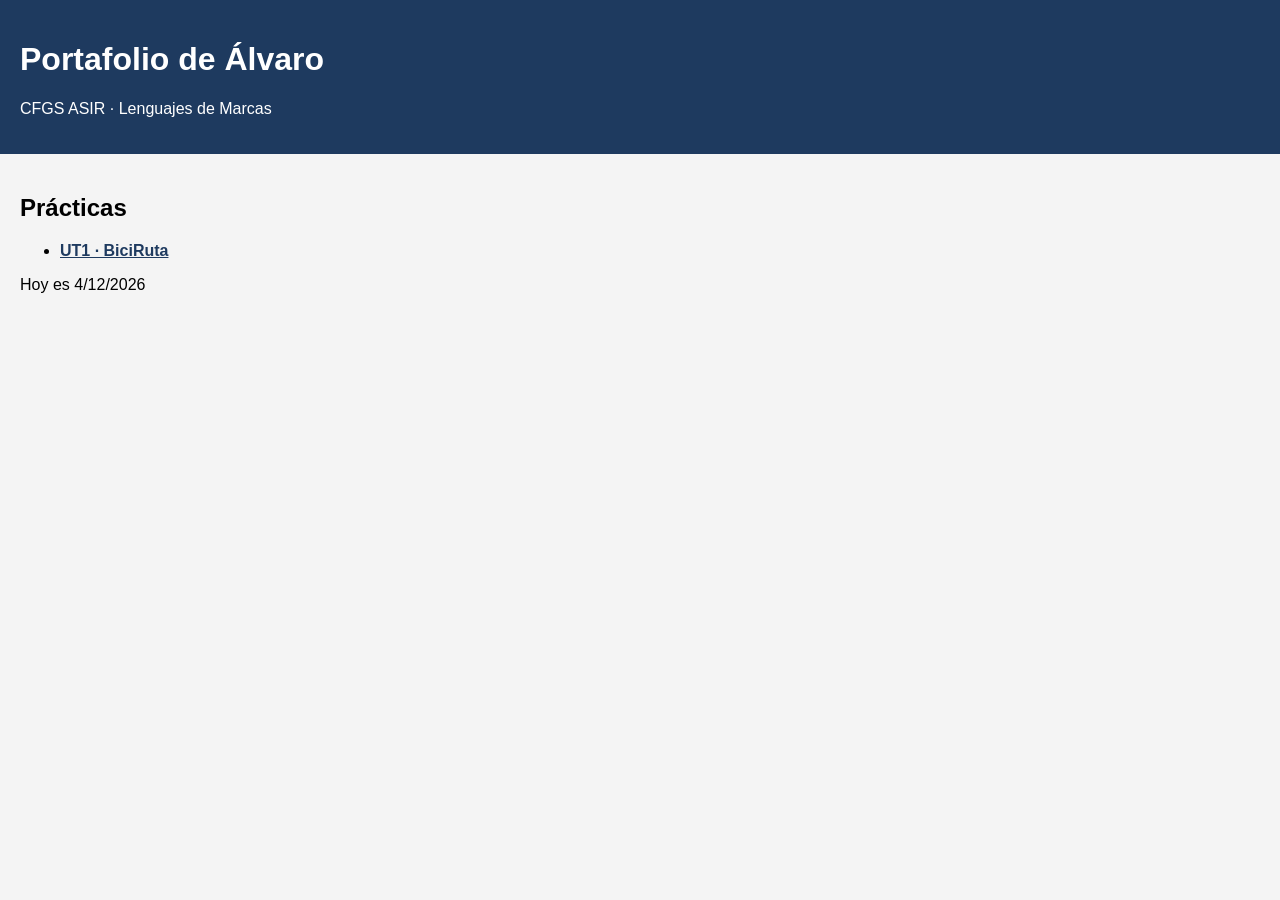
<file: index.html>
<!doctype html>
<html lang="es">
  <head>
    <meta charset="UTF-8" />
    <meta name="viewport" content="width=device-width, initial-scale=1.0" />
    <title>Portafolio de Álvaro</title>
  </head>
  <link rel="stylesheet" href="css/estilos.css" />
  <body>
    <header>
      <h1>Portafolio de Álvaro</h1>
      <p>CFGS ASIR · Lenguajes de Marcas</p>
    </header>
    <main>
      <h2>Prácticas</h2>
      <ul>
        <li>
          <a href="https://github.com/marferalvar07-lgtm/biciruta-web"
            >UT1 · BiciRuta</a
          >
        </li>
      </ul>
      <p id="fecha"></p>
    </main>
    <script src="js/app.js"></script>
  </body>
</html>
</file>
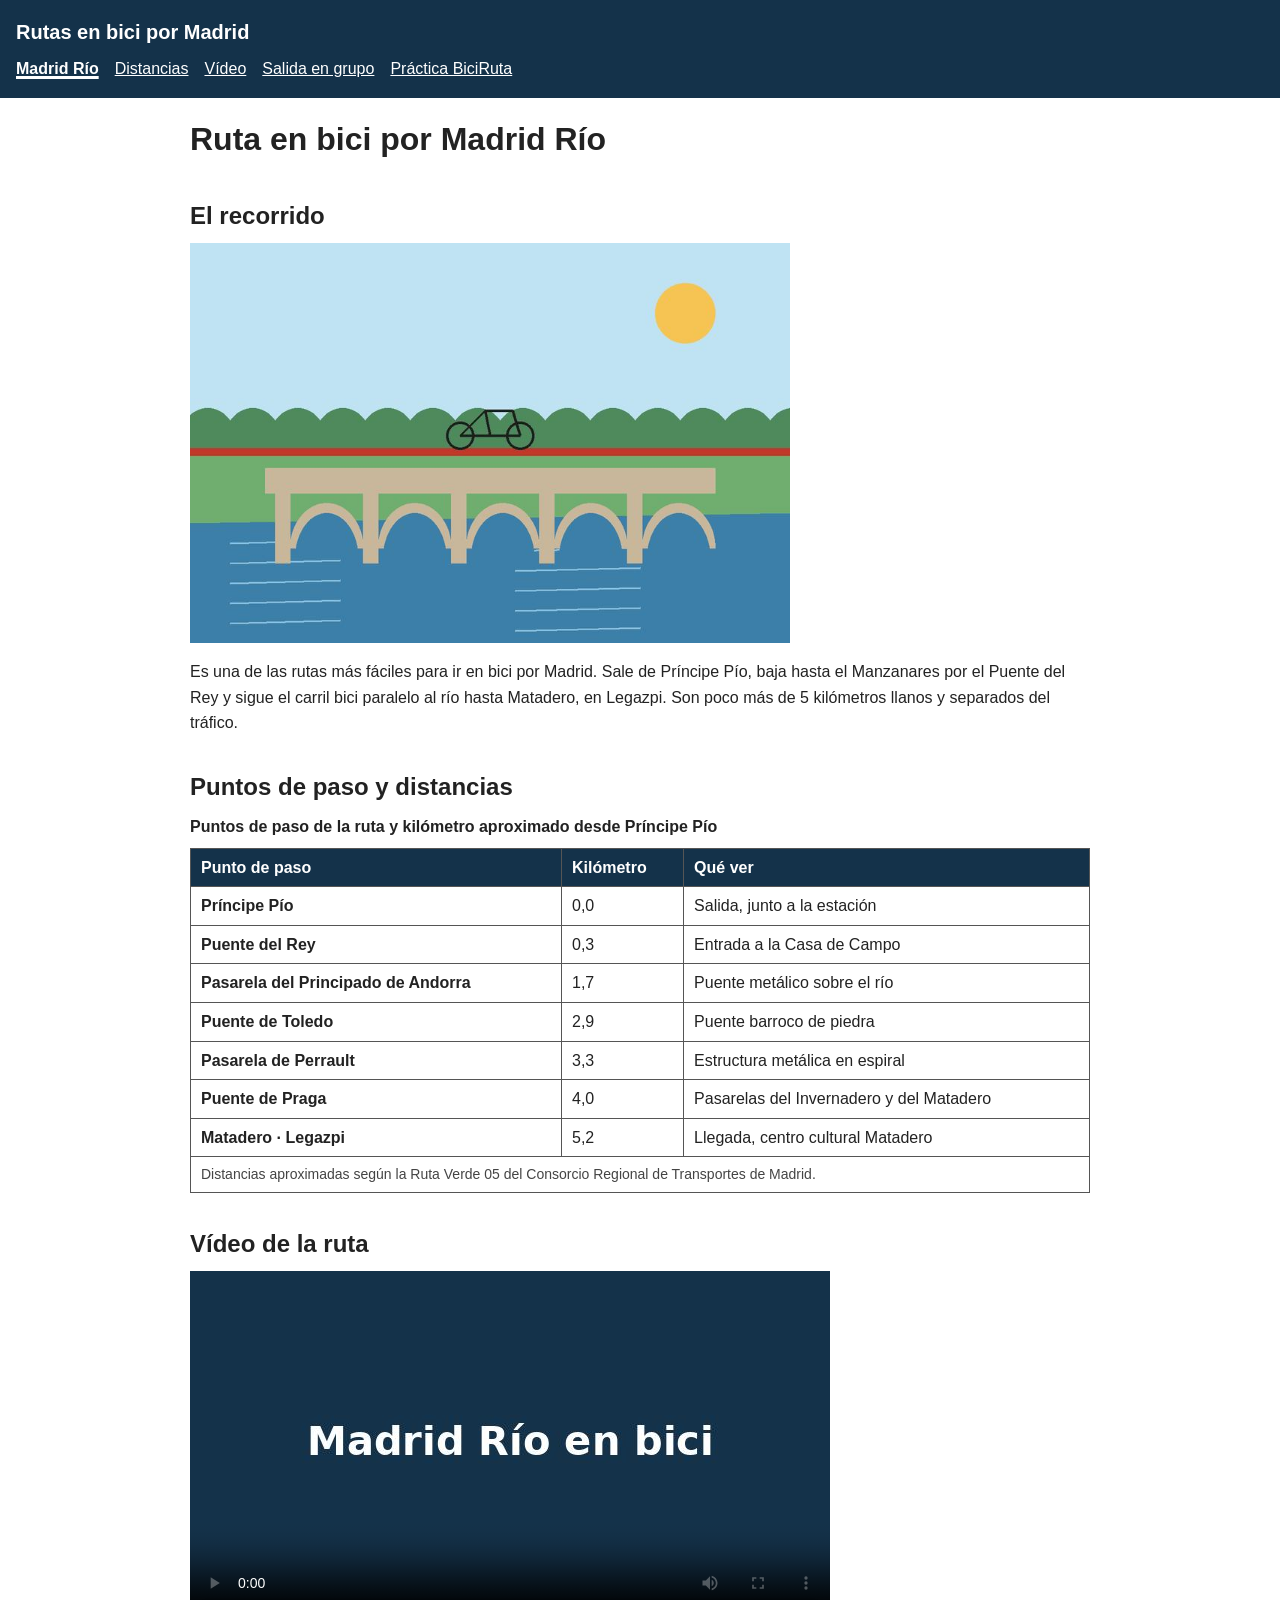
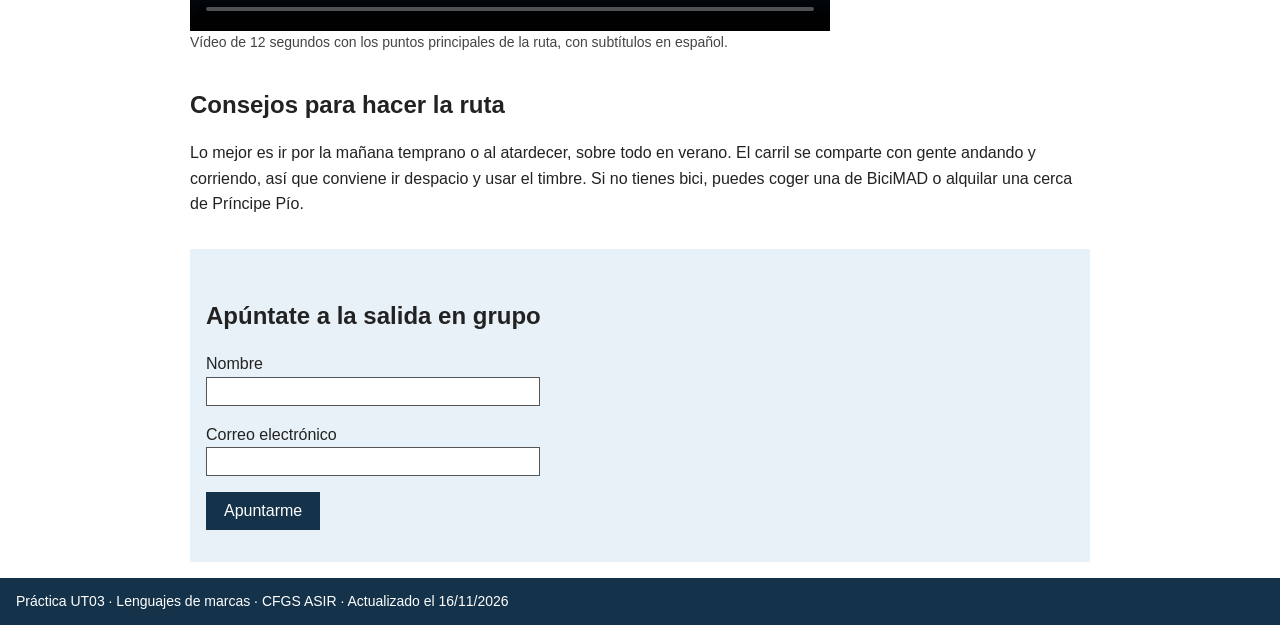
<file: ut03/index.html>
<!DOCTYPE html>
<html lang="es">
<head>
  <meta charset="UTF-8">
  <meta name="viewport" content="width=device-width, initial-scale=1.0">
  <meta name="description" content="Ruta en bici por Madrid Río, de Príncipe Pío a Matadero: recorrido, distancias, vídeo y salida en grupo.">
  <title>Ruta en bici por Madrid Río · UT03</title>
  <link rel="stylesheet" href="css/ruta.css">
</head>
<body>
<a class="saltar" href="#principal">Saltar al contenido principal</a>

<header class="cabecera">
  <p class="marca">Rutas en bici por Madrid</p>
  <nav aria-label="Menú principal">
    <ul>
      <li><a href="index.html" aria-current="page">Madrid Río</a></li>
      <li><a href="#distancias">Distancias</a></li>
      <li><a href="#video">Vídeo</a></li>
      <li><a href="#salida">Salida en grupo</a></li>
      <li><a href="alquiler/alquiler.html">Práctica BiciRuta</a></li>
    </ul>
  </nav>
</header>

<main id="principal">
  <h1>Ruta en bici por Madrid Río</h1>

  <section aria-labelledby="titulo-recorrido">
    <h2 id="titulo-recorrido">El recorrido</h2>
    <img src="img/madrid_rio-400.jpg"
         srcset="img/madrid_rio-400.jpg 400w, img/madrid_rio-800.jpg 800w, img/madrid_rio-1200.jpg 1200w"
         sizes="(min-width: 900px) 600px, 100vw"
         width="1200" height="800"
         alt="Dibujo de una bici por el carril bici junto al río Manzanares, con un puente de arcos de piedra">
    <p>Es una de las rutas más fáciles para ir en bici por Madrid. Sale de Príncipe Pío, baja hasta el Manzanares por el Puente del Rey y sigue el carril bici paralelo al río hasta Matadero, en Legazpi. Son poco más de 5 kilómetros llanos y separados del tráfico.</p>
  </section>

  <section id="distancias" aria-labelledby="titulo-distancias">
    <h2 id="titulo-distancias">Puntos de paso y distancias</h2>
    <table class="tabla">
      <caption>Puntos de paso de la ruta y kilómetro aproximado desde Príncipe Pío</caption>
      <thead>
        <tr>
          <th scope="col">Punto de paso</th>
          <th scope="col">Kilómetro</th>
          <th scope="col">Qué ver</th>
        </tr>
      </thead>
      <tbody>
        <tr><th scope="row">Príncipe Pío</th><td>0,0</td><td>Salida, junto a la estación</td></tr>
        <tr><th scope="row">Puente del Rey</th><td>0,3</td><td>Entrada a la Casa de Campo</td></tr>
        <tr><th scope="row">Pasarela del Principado de Andorra</th><td>1,7</td><td>Puente metálico sobre el río</td></tr>
        <tr><th scope="row">Puente de Toledo</th><td>2,9</td><td>Puente barroco de piedra</td></tr>
        <tr><th scope="row">Pasarela de Perrault</th><td>3,3</td><td>Estructura metálica en espiral</td></tr>
        <tr><th scope="row">Puente de Praga</th><td>4,0</td><td>Pasarelas del Invernadero y del Matadero</td></tr>
        <tr><th scope="row">Matadero · Legazpi</th><td>5,2</td><td>Llegada, centro cultural Matadero</td></tr>
      </tbody>
      <tfoot>
        <tr><td colspan="3">Distancias aproximadas según la Ruta Verde 05 del Consorcio Regional de Transportes de Madrid.</td></tr>
      </tfoot>
    </table>
  </section>

  <section id="video" aria-labelledby="titulo-video">
    <h2 id="titulo-video">Vídeo de la ruta</h2>
    <figure>
      <video controls preload="metadata" width="640" height="360" poster="img/madrid_rio_poster.jpg">
        <source src="media/madrid_rio.mp4" type="video/mp4">
        <track kind="captions" src="media/madrid_rio.es.vtt" srclang="es" label="Español" default>
        <p>Tu navegador no puede reproducir el vídeo. <a href="media/madrid_rio.mp4">Descarga el vídeo de la ruta</a>.</p>
      </video>
      <figcaption>Vídeo de 12 segundos con los puntos principales de la ruta, con subtítulos en español.</figcaption>
    </figure>
  </section>

  <article aria-labelledby="titulo-consejos">
    <h2 id="titulo-consejos">Consejos para hacer la ruta</h2>
    <p>Lo mejor es ir por la mañana temprano o al atardecer, sobre todo en verano. El carril se comparte con gente andando y corriendo, así que conviene ir despacio y usar el timbre. Si no tienes bici, puedes coger una de BiciMAD o alquilar una cerca de Príncipe Pío.</p>
  </article>

  <aside id="salida" class="lateral" aria-labelledby="titulo-salida">
    <h2 id="titulo-salida">Apúntate a la salida en grupo</h2>
    <form id="form-salida" action="#" method="get">
      <p>
        <label for="nombre">Nombre</label>
        <input type="text" id="nombre" name="nombre" autocomplete="name" required>
      </p>
      <p>
        <label for="email">Correo electrónico</label>
        <input type="email" id="email" name="email" autocomplete="email" required>
      </p>
      <button type="submit" class="boton">Apuntarme</button>
    </form>
    <p id="aviso" role="status"></p>
  </aside>
</main>

<footer class="pie">
  <p>Práctica UT03 · Lenguajes de marcas · CFGS ASIR · Actualizado el <time datetime="2026-11-16">16/11/2026</time></p>
</footer>

<script>
  document.getElementById('form-salida').addEventListener('submit', function (e) {
    e.preventDefault();
    document.getElementById('aviso').textContent = '¡Apuntado! Te enviaremos los detalles de la salida por correo.';
    this.reset();
  });
</script>
</body>
</html>
</file>
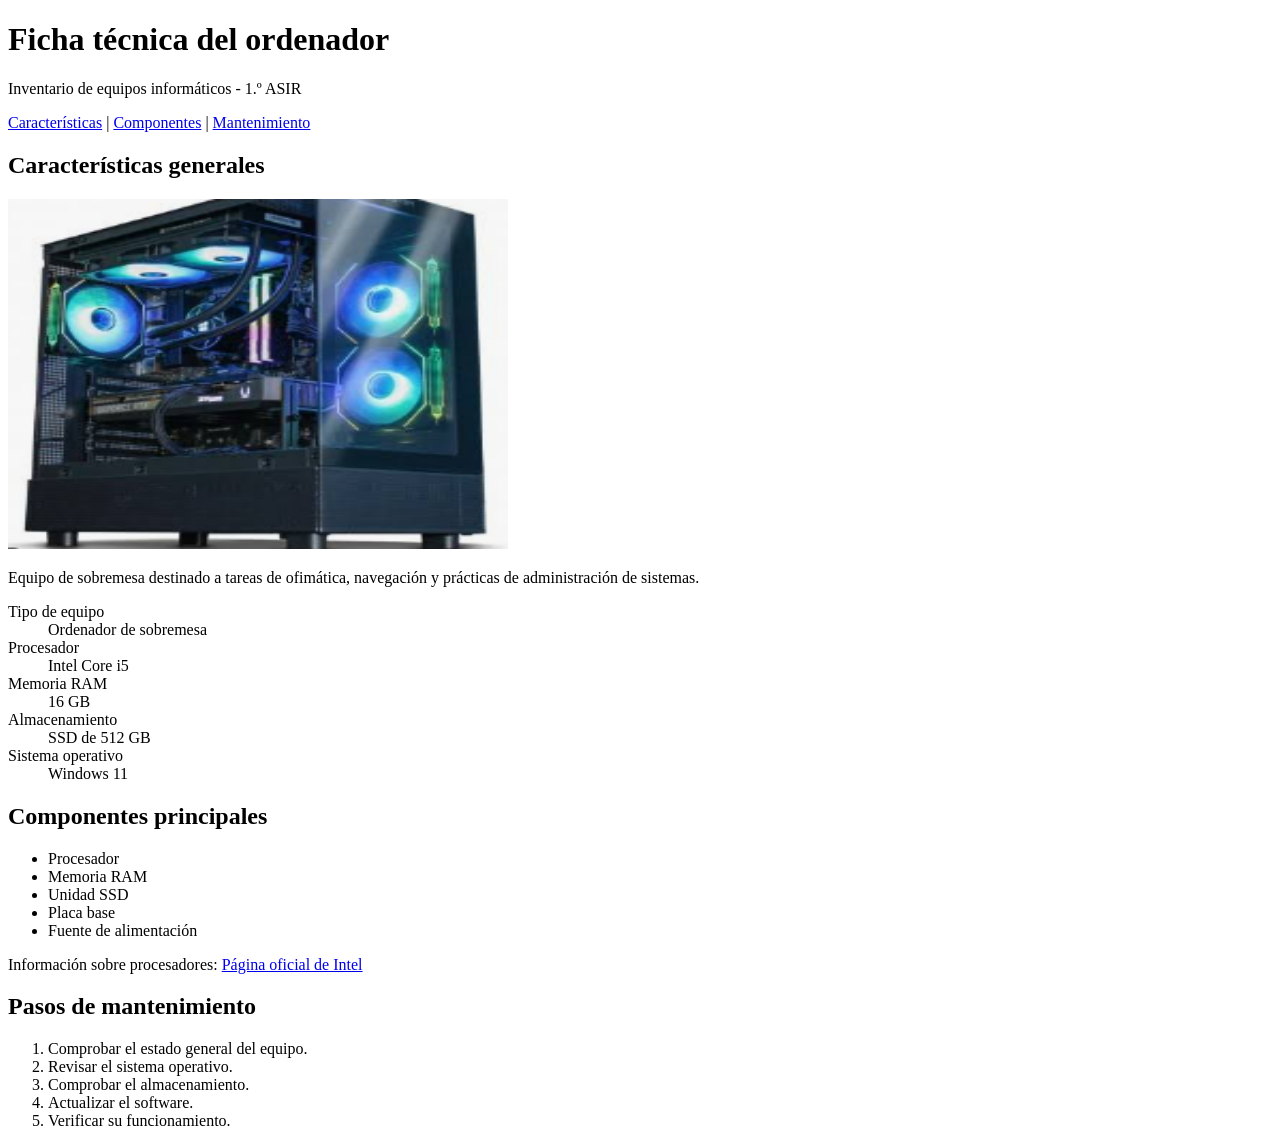
<file: ut02/ficha_ordenador.html>
<!DOCTYPE html>
<html lang="es">
<head>
    <meta charset="UTF-8">
    <meta name="viewport" content="width=device-width, initial-scale=1.0">
    <meta name="description" content="Ficha técnica de un ordenador de sobremesa para el inventario del aula.">
    <title>Ficha técnica del ordenador - Inventario ASIR</title>
</head>
<body>

    <header>
        <h1>Ficha técnica del ordenador</h1>
        <p>Inventario de equipos informáticos - 1.º ASIR</p>

        <nav>
            <a href="#caracteristicas">Características</a> |
            <a href="#componentes">Componentes</a> |
            <a href="#mantenimiento">Mantenimiento</a>
        </nav>
    </header>

    <main>

        <section id="caracteristicas">
            <h2>Características generales</h2>
            
<img src="img/ordenador.png"
     alt="Ordenador de sobremesa del inventario"
     width="500" height="350">


            <p>Equipo de sobremesa destinado a tareas
            de ofimática, navegación y prácticas
            de administración de sistemas.</p>

            <dl>
                <dt>Tipo de equipo</dt>
                <dd>Ordenador de sobremesa</dd>

                <dt>Procesador</dt>
                <dd>Intel Core i5</dd>

                <dt>Memoria RAM</dt>
                <dd>16 GB</dd>

                <dt>Almacenamiento</dt>
                <dd>SSD de 512 GB</dd>

                <dt>Sistema operativo</dt>
                <dd>Windows 11</dd>
            </dl>
        </section>

        <section id="componentes">
            <h2>Componentes principales</h2>

            <ul>
                <li class="componente">Procesador</li>
                <li class="componente">Memoria RAM</li>
                <li class="componente">Unidad SSD</li>
                <li class="componente">Placa base</li>
                <li class="componente">Fuente de alimentación</li>
            </ul>

            <p>Información sobre procesadores:
                <a href="https://www.intel.com/"
                   target="_blank"
                   rel="noopener noreferrer">
                    Página oficial de Intel
                </a>
            </p>
        </section>

        <section id="mantenimiento">
            <h2>Pasos de mantenimiento</h2>

            <ol>
                <li>Comprobar el estado general del equipo.</li>
                <li>Revisar el sistema operativo.</li>
                <li>Comprobar el almacenamiento.</li>
                <li>Actualizar el software.</li>
                <li>Verificar su funcionamiento.</li>
            </ol>
        </section>

    </main>

</body>
</html>
</file>
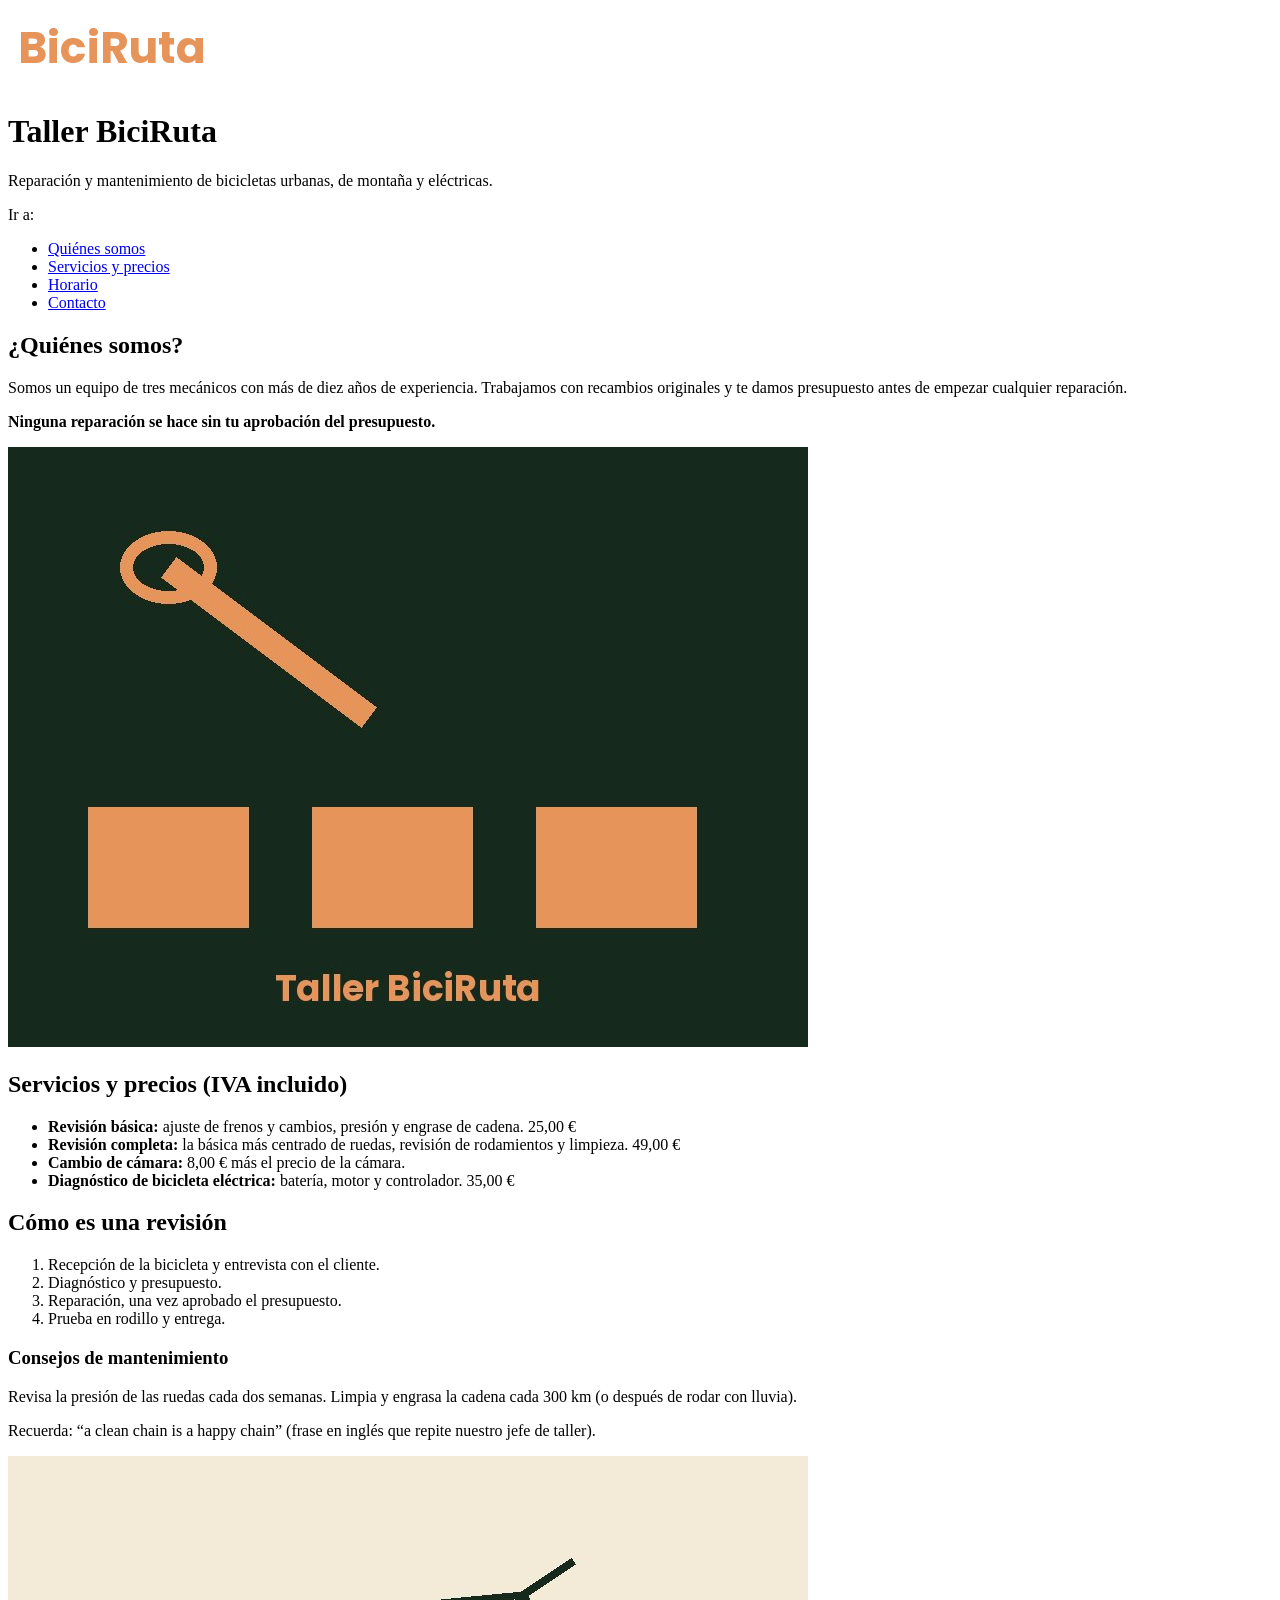
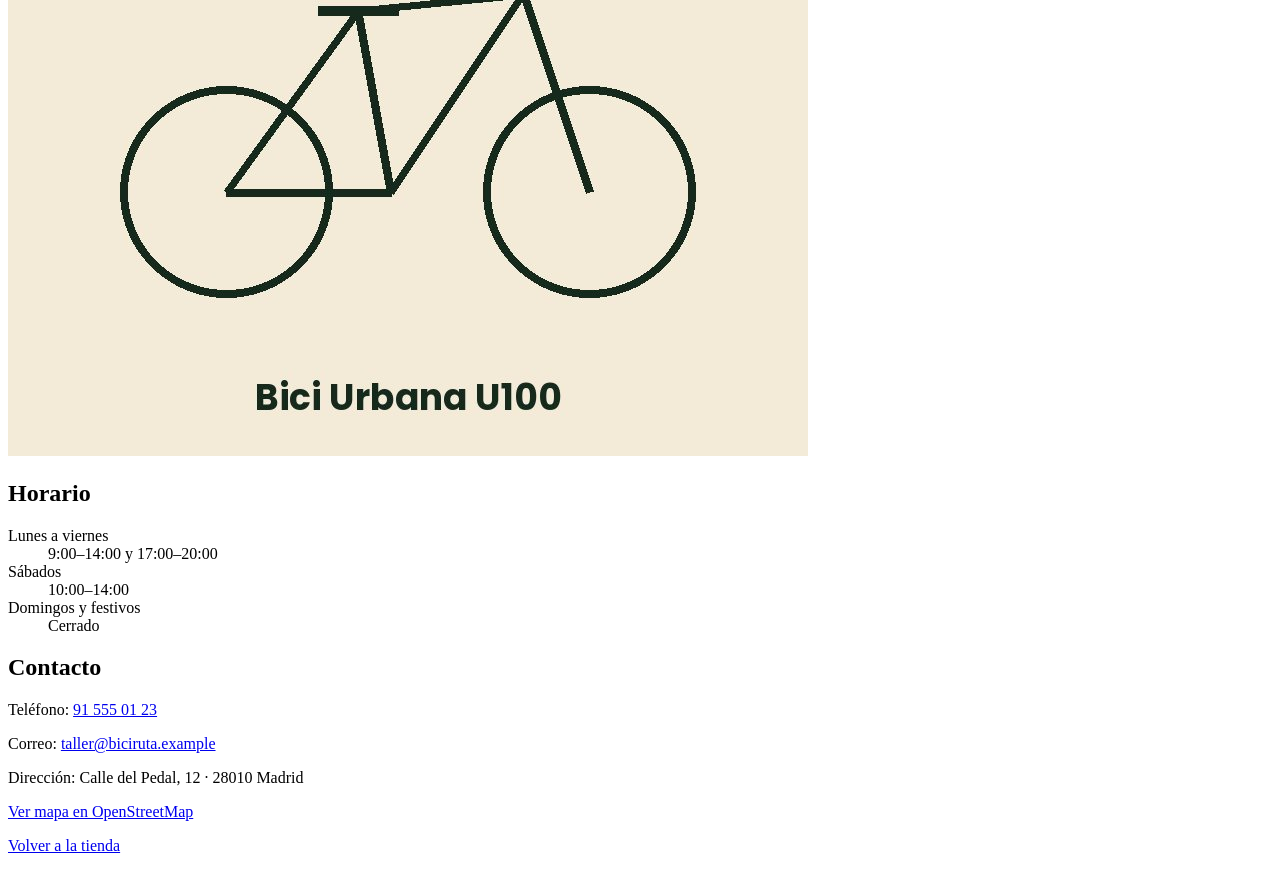
<file: ut02/taller.html>
<!DOCTYPE html>
<html lang="es">
<head>
    <!-- Codificación de caracteres -->
    <meta charset="UTF-8">

    <!-- Adaptación a dispositivos móviles -->
    <meta name="viewport" content="width=device-width, initial-scale=1.0">

    <!-- Descripción para buscadores -->
    <meta name="description" content="Taller de bicicletas urbanas, de montaña y eléctricas en Madrid. Revisiones, reparaciones y puesta a punto con cita previa.">

    <!-- Título de la página -->
    <title>Taller BiciRuta · Reparación y mantenimiento de bicicletas</title>
    
<script type="application/ld+json">
{
  "@context": "https://schema.org",
"@type": "BikeStore",
  "name": "Taller BiciRuta",
  "address": {
    "@type": "PostalAddress",
    "streetAddress": "Calle del Pedal, 12",
    "postalCode": "28010",
    "addressLocality": "Madrid",
    "addressCountry": "ES"
  },
  "telephone": "+34915550123",
  "openingHours": [
    "Mo-Fr 09:00-14:00",
    "Mo-Fr 17:00-20:00",
    "Sa 10:00-14:00"
  ]
}
</script>

</head>

<body>

    <header>
        <img src="img/logo_biciruta.png"
             alt="Logotipo de BiciRuta"
             width="320" height="80">

        <h1>Taller BiciRuta</h1>

        <p>Reparación y mantenimiento de bicicletas urbanas,
        de montaña y eléctricas.</p>

        <nav aria-label="Secciones de la página">
            <p>Ir a:</p>
            <ul>
                <li><a href="#quienes-somos">Quiénes somos</a></li>
                <li><a href="#servicios">Servicios y precios</a></li>
                <li><a href="#horario">Horario</a></li>
                <li><a href="#contacto">Contacto</a></li>
            </ul>
        </nav>
    </header>

    <main>

        <section id="quienes-somos">
            <h2>¿Quiénes somos?</h2>

            <p>Somos un equipo de tres mecánicos con más de diez
            años de experiencia. Trabajamos con recambios
            originales y te damos presupuesto antes de empezar
            cualquier reparación.</p>

            <p><strong>Ninguna reparación se hace sin tu
            aprobación del presupuesto.</strong></p>

            <img src="img/taller.jpg"
                 alt="Instalaciones del taller de bicicletas BiciRuta"
                 width="800" height="600">
        </section>

        <section id="servicios">
            <h2>Servicios y precios (IVA incluido)</h2>

            <ul>
                <li>
                    <strong>Revisión básica:</strong>
                    ajuste de frenos y cambios, presión y
                    engrase de cadena.
                    <span class="precio">25,00&nbsp;€</span>
                </li>

                <li>
                    <strong>Revisión completa:</strong>
                    la básica más centrado de ruedas,
                    revisión de rodamientos y limpieza.
                    <span class="precio">49,00&nbsp;€</span>
                </li>

                <li>
                    <strong>Cambio de cámara:</strong>
                    <span class="precio">8,00&nbsp;€</span>
                    más el precio de la cámara.
                </li>

                <li>
                    <strong>Diagnóstico de bicicleta eléctrica:</strong>
                    batería, motor y controlador.
                    <span class="precio">35,00&nbsp;€</span>
                </li>
            </ul>

            <h2>Cómo es una revisión</h2>

            <ol>
                <li>Recepción de la bicicleta y entrevista
                con el cliente.</li>
                <li>Diagnóstico y presupuesto.</li>
                <li>Reparación, una vez aprobado el
                presupuesto.</li>
                <li>Prueba en rodillo y entrega.</li>
            </ol>

            <h3>Consejos de mantenimiento</h3>

            <p>Revisa la presión de las ruedas cada dos
            semanas. Limpia y engrasa la cadena cada
            300 km (o después de rodar con lluvia).</p>

            <p>Recuerda:
                <q lang="en">a clean chain is a happy chain</q>
                (frase en inglés que repite nuestro jefe de taller).
            </p>

            <img src="img/bici_urbana.jpg"
                 alt="Bicicleta urbana"
                 width="800" height="600">
        </section>

        <section id="horario">
            <h2>Horario</h2>
            <dl>
                <dt>Lunes a viernes</dt>
                <dd>9:00–14:00 y 17:00–20:00</dd>
                <dt>Sábados</dt>
                <dd>10:00–14:00</dd>
                <dt>Domingos y festivos</dt>
                <dd>Cerrado</dd>
            </dl>
        </section>

        <section id="contacto">
            <h2>Contacto</h2>

            <p>Teléfono:
                <a href="tel:+34915550123">
                    91 555 01 23
                </a>
            </p>

            <p>Correo:
                <a href="mailto:taller@biciruta.example?subject=Cita%20en%20el%20taller">
                    taller@biciruta.example
                </a>
            </p>

            <p>Dirección: Calle del Pedal, 12 ·
            28010 Madrid</p>

            <p>
                <a href="https://www.openstreetmap.org/search?query=Madrid"
                   target="_blank"
                   rel="noopener noreferrer">
                    Ver mapa en OpenStreetMap
                </a>
            </p>

            <p>
                <a href="index.html">Volver a la tienda</a>
            </p>
        </section>
    </main>
</body>
</html>
</file>
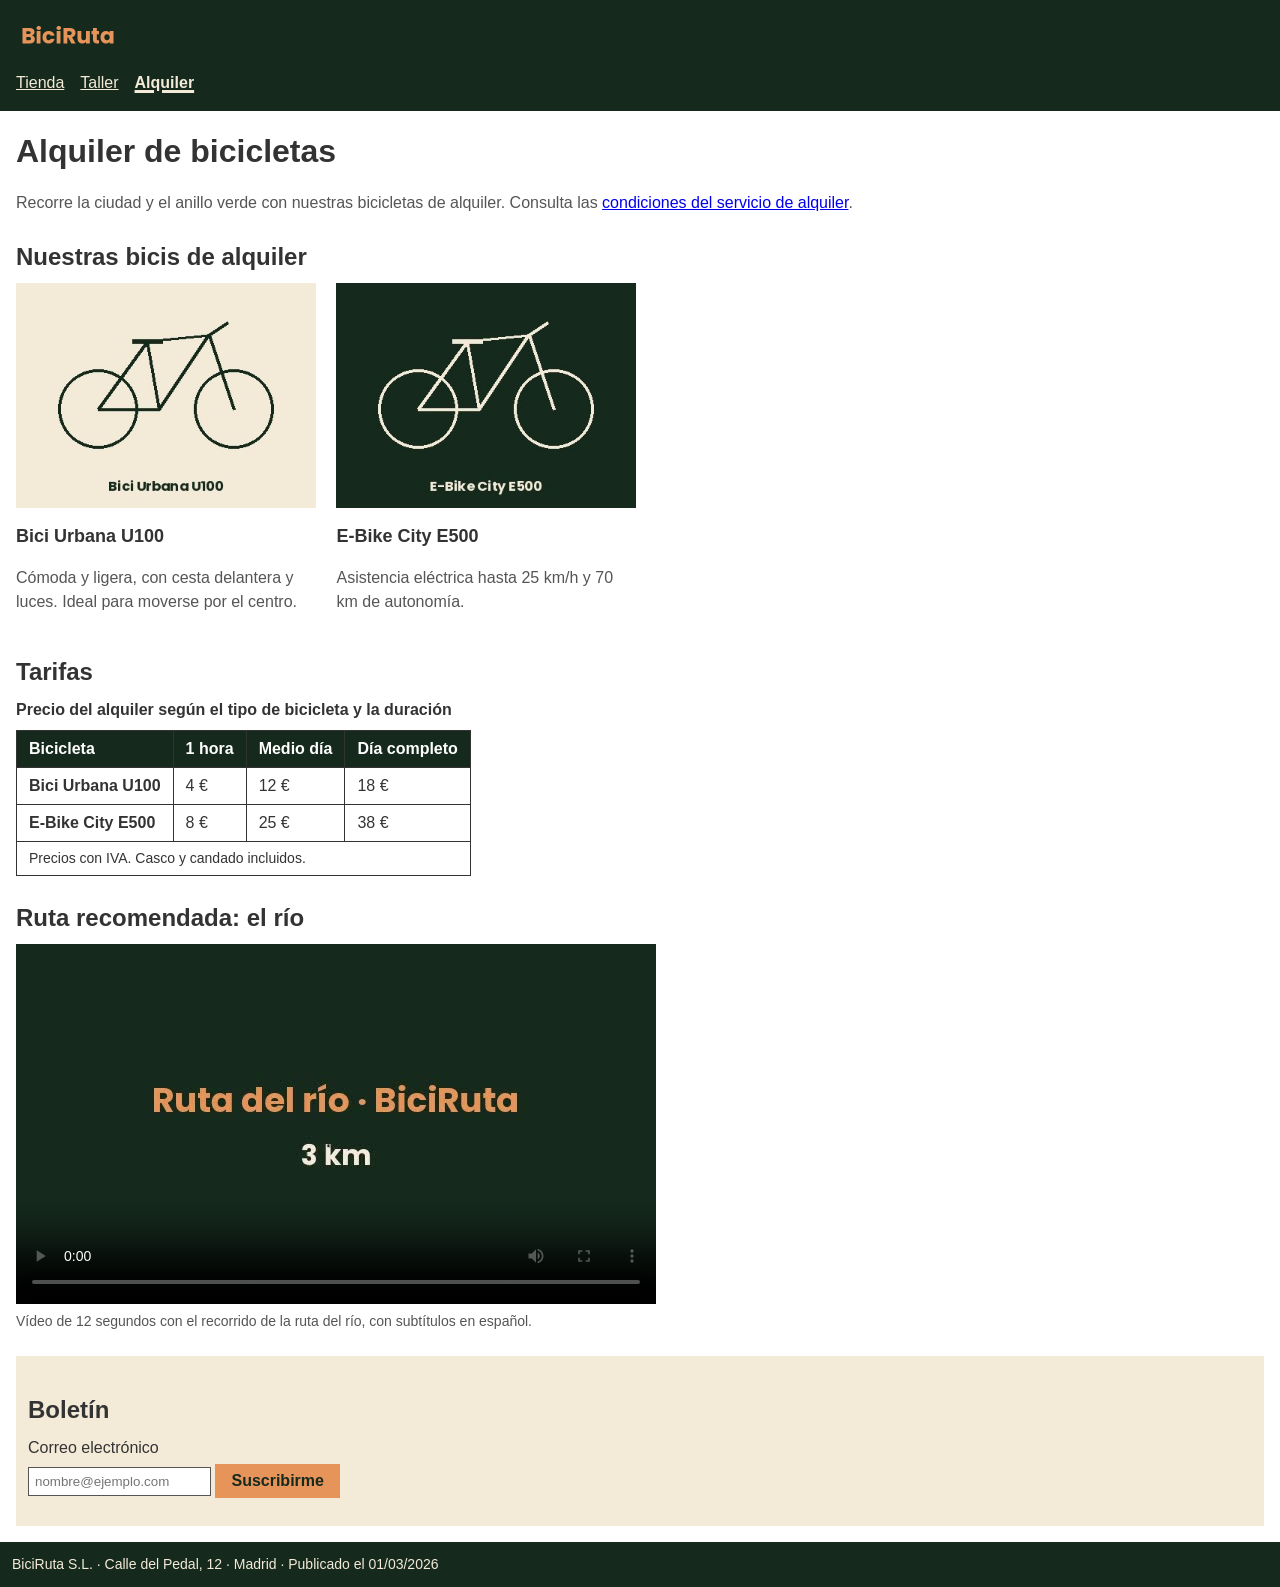
<file: ut03/alquiler/alquiler.html>
<!DOCTYPE html>
<html lang="es">
<head>
  <meta charset="UTF-8">
  <meta name="viewport" content="width=device-width, initial-scale=1.0">
  <title>Alquiler de bicicletas · BiciRuta</title>
  <link rel="stylesheet" href="css/estilos.css">
</head>
<body>
<a class="saltar" href="#principal">Saltar al contenido principal</a>

<header class="cabecera">
  <img src="img/logo_biciruta.png" alt="BiciRuta" width="160" height="40">
  <nav class="menu" aria-label="Menú principal">
    <ul>
      <li><a href="index.html">Tienda</a></li>
      <li><a href="taller.html">Taller</a></li>
      <li><a href="alquiler.html" aria-current="page">Alquiler</a></li>
    </ul>
  </nav>
</header>

<main id="principal" class="contenido">
  <h1>Alquiler de bicicletas</h1>
  <p class="texto">Recorre la ciudad y el anillo verde con nuestras bicicletas de alquiler. Consulta las <a href="condiciones.html">condiciones del servicio de alquiler</a>.</p>

  <section aria-labelledby="titulo-bicis">
    <h2 id="titulo-bicis">Nuestras bicis de alquiler</h2>
    <article class="bici">
      <img src="img/bici_urbana-400.jpg"
           srcset="img/bici_urbana-400.jpg 400w, img/bici_urbana-800.jpg 800w, img/bici_urbana-1200.jpg 1200w"
           sizes="(min-width: 700px) 300px, 100vw"
           width="1200" height="900" loading="lazy"
           alt="Bici urbana U100 con cuadro bajo y cesta delantera">
      <h3>Bici Urbana U100</h3>
      <p class="texto">Cómoda y ligera, con cesta delantera y luces. Ideal para moverse por el centro.</p>
    </article>
    <article class="bici">
      <img src="img/bici_electrica-400.jpg"
           srcset="img/bici_electrica-400.jpg 400w, img/bici_electrica-800.jpg 800w, img/bici_electrica-1200.jpg 1200w"
           sizes="(min-width: 700px) 300px, 100vw"
           width="1200" height="900" loading="lazy"
           alt="Bici eléctrica E-Bike City E500 de cuadro deportivo">
      <h3>E-Bike City E500</h3>
      <p class="texto">Asistencia eléctrica hasta 25 km/h y 70 km de autonomía.</p>
    </article>
  </section>

  <section aria-labelledby="titulo-tarifas">
    <h2 id="titulo-tarifas">Tarifas</h2>
    <table class="tarifas">
      <caption>Precio del alquiler según el tipo de bicicleta y la duración</caption>
      <thead>
        <tr>
          <th scope="col">Bicicleta</th>
          <th scope="col">1 hora</th>
          <th scope="col">Medio día</th>
          <th scope="col">Día completo</th>
        </tr>
      </thead>
      <tbody>
        <tr>
          <th scope="row">Bici Urbana U100</th>
          <td>4 €</td>
          <td>12 €</td>
          <td>18 €</td>
        </tr>
        <tr>
          <th scope="row">E-Bike City E500</th>
          <td>8 €</td>
          <td>25 €</td>
          <td>38 €</td>
        </tr>
      </tbody>
      <tfoot>
        <tr>
          <td colspan="4">Precios con IVA. Casco y candado incluidos.</td>
        </tr>
      </tfoot>
    </table>
  </section>

  <section aria-labelledby="titulo-ruta">
    <h2 id="titulo-ruta">Ruta recomendada: el río</h2>
    <figure>
      <video controls preload="metadata" width="640" height="360" poster="img/ruta_rio_poster.jpg">
        <source src="media/ruta_rio.mp4" type="video/mp4">
        <track kind="captions" src="media/ruta_rio.es.vtt" srclang="es" label="Español" default>
        <p>Tu navegador no puede reproducir el vídeo. <a href="media/ruta_rio.mp4">Descarga el vídeo de la ruta del río</a>.</p>
      </video>
      <figcaption>Vídeo de 12 segundos con el recorrido de la ruta del río, con subtítulos en español.</figcaption>
    </figure>
  </section>

  <aside class="lateral" aria-labelledby="titulo-boletin">
    <h2 id="titulo-boletin">Boletín</h2>
    <form id="form-boletin" action="#" method="get">
      <label for="correo">Correo electrónico</label>
      <input type="email" id="correo" name="correo" placeholder="nombre@ejemplo.com" autocomplete="email" required>
      <button type="submit" class="boton">Suscribirme</button>
    </form>
    <p id="mensaje" role="status"></p>
  </aside>
</main>

<footer class="pie">
  <p>BiciRuta S.L. · Calle del Pedal, 12 · Madrid · Publicado el <time datetime="2026-03-01">01/03/2026</time></p>
</footer>

<script>
  document.getElementById('form-boletin').addEventListener('submit', function (e) {
    e.preventDefault();
    document.getElementById('mensaje').textContent = '¡Gracias! Te has suscrito al boletín.';
    this.reset();
  });
</script>
</body>
</html>
</file>
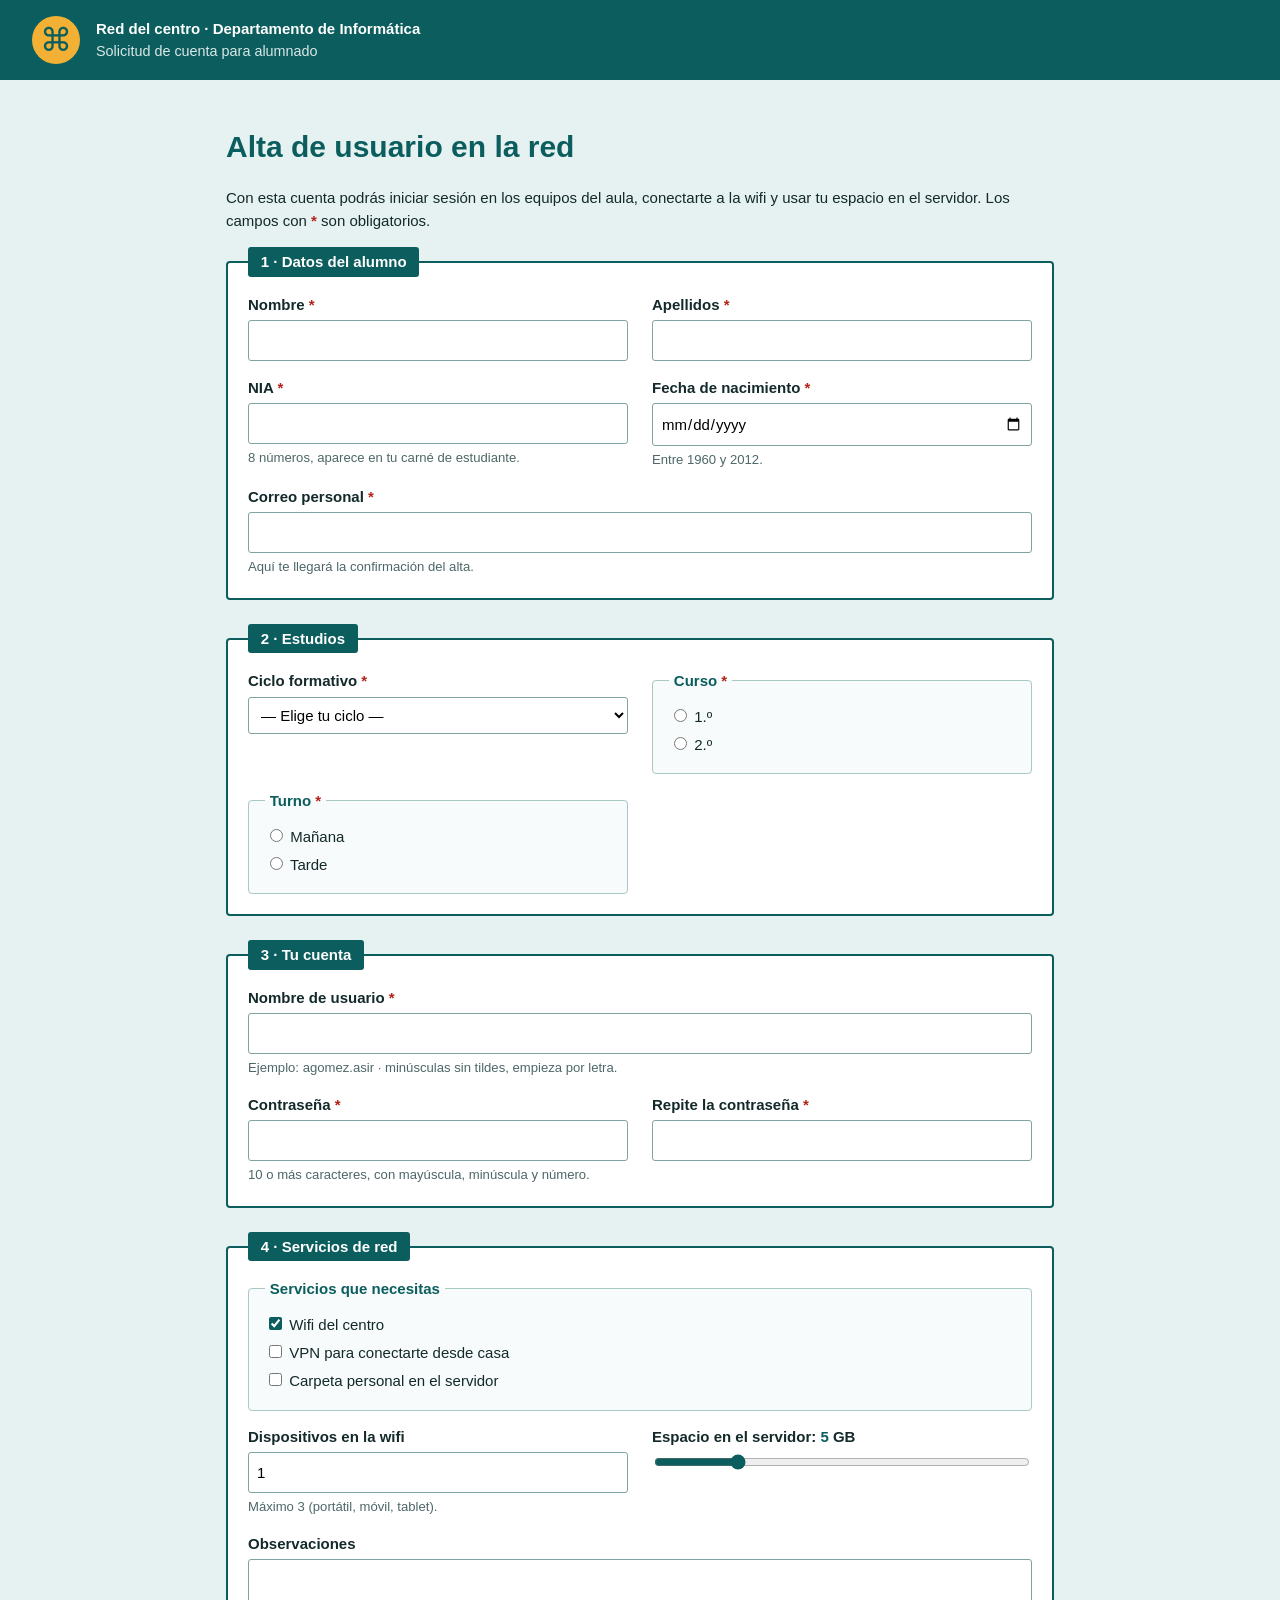
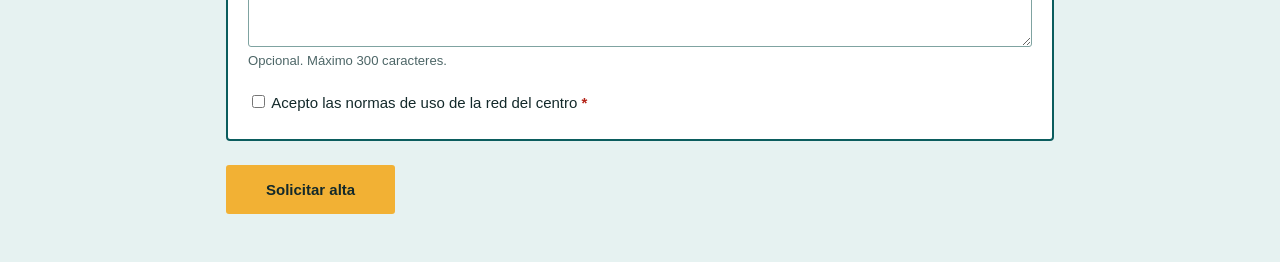
<file: ut04/alta/alta.html>
<!DOCTYPE html>
<html lang="es">
<head>
  <meta charset="UTF-8">
  <meta name="viewport" content="width=device-width, initial-scale=1.0">
  <title>Alta de usuario · Red del centro</title>
  <link rel="stylesheet" href="css/alta.css">
  <script src="js/alta.js" defer></script>
</head>
<body>
  <header class="cabecera">
    <p class="cabecera__icono" aria-hidden="true">⌘</p>
    <div>
      <p class="cabecera__titulo">Red del centro · Departamento de Informática</p>
      <p class="cabecera__sub">Solicitud de cuenta para alumnado</p>
    </div>
  </header>

  <main class="contenido">
    <h1>Alta de usuario en la red</h1>
    <p>Con esta cuenta podrás iniciar sesión en los equipos del aula, conectarte a la wifi y usar tu espacio en el servidor.
       Los campos con <span class="ob">*</span> son obligatorios.</p>

    <!--
      MÉTODO: POST
      - El formulario envía datos personales (nombre, NIA, fecha de nacimiento)
        y una contraseña: con GET quedarían a la vista en la URL, en el historial
        del navegador y en los registros del servidor.
      - La petición CREA una cuenta nueva en el servidor; no es una consulta,
        así que no debe repetirse al recargar ni poder guardarse como enlace.
    -->
    <form action="https://httpbin.org/post" method="post">

      <!-- ========== 1. Alumno ========== -->
      <fieldset>
        <legend>1 · Datos del alumno</legend>

        <div class="campo">
          <label for="nombre">Nombre <span class="ob">*</span></label>
          <input type="text" id="nombre" name="nombre" autocomplete="given-name"
                 required minlength="2" maxlength="40">
        </div>

        <div class="campo">
          <label for="apellidos">Apellidos <span class="ob">*</span></label>
          <input type="text" id="apellidos" name="apellidos" autocomplete="family-name"
                 required minlength="2" maxlength="60">
        </div>

        <div class="campo">
          <label for="nia">NIA <span class="ob">*</span></label>
          <input type="text" id="nia" name="nia" inputmode="numeric" aria-describedby="ayuda-nia"
                 required pattern="[0-9]{8}"
                 title="El NIA tiene exactamente 8 números">
          <small id="ayuda-nia">8 números, aparece en tu carné de estudiante.</small>
        </div>

        <div class="campo">
          <label for="nacimiento">Fecha de nacimiento <span class="ob">*</span></label>
          <input type="date" id="nacimiento" name="nacimiento"
                 required min="1960-01-01" max="2012-12-31" aria-describedby="ayuda-nac">
          <small id="ayuda-nac">Entre 1960 y 2012.</small>
        </div>

        <div class="campo campo--ancho">
          <label for="correo">Correo personal <span class="ob">*</span></label>
          <input type="email" id="correo" name="correo" autocomplete="email" required
                 aria-describedby="ayuda-correo">
          <small id="ayuda-correo">Aquí te llegará la confirmación del alta.</small>
        </div>
      </fieldset>

      <!-- ========== 2. Estudios ========== -->
      <fieldset>
        <legend>2 · Estudios</legend>

        <div class="campo">
          <label for="ciclo">Ciclo formativo <span class="ob">*</span></label>
          <select id="ciclo" name="ciclo" required>
            <option value="">— Elige tu ciclo —</option>
            <option value="smr">SMR · Sistemas Microinformáticos y Redes</option>
            <option value="asir">ASIR · Administración de Sistemas Informáticos en Red</option>
            <option value="daw">DAW · Desarrollo de Aplicaciones Web</option>
            <option value="dam">DAM · Desarrollo de Aplicaciones Multiplataforma</option>
          </select>
        </div>

        <fieldset class="grupo">
          <legend>Curso <span class="ob">*</span></legend>
          <label class="op" for="curso-1"><input type="radio" id="curso-1" name="curso" value="1" required> 1.º</label>
          <label class="op" for="curso-2"><input type="radio" id="curso-2" name="curso" value="2"> 2.º</label>
        </fieldset>

        <fieldset class="grupo">
          <legend>Turno <span class="ob">*</span></legend>
          <label class="op" for="turno-m"><input type="radio" id="turno-m" name="turno" value="manana" required> Mañana</label>
          <label class="op" for="turno-t"><input type="radio" id="turno-t" name="turno" value="tarde"> Tarde</label>
        </fieldset>
      </fieldset>

      <!-- ========== 3. Cuenta ========== -->
      <fieldset>
        <legend>3 · Tu cuenta</legend>

        <div class="campo campo--ancho">
          <label for="usuario">Nombre de usuario <span class="ob">*</span></label>
          <input type="text" id="usuario" name="usuario" autocomplete="username" aria-describedby="ayuda-usuario"
                 required pattern="[a-z][a-z0-9._]{3,15}"
                 title="De 4 a 16 caracteres: minúsculas, números, punto o guion bajo, y empezando por letra">
          <small id="ayuda-usuario">Ejemplo: agomez.asir · minúsculas sin tildes, empieza por letra.</small>
        </div>

        <div class="campo">
          <label for="clave">Contraseña <span class="ob">*</span></label>
          <input type="password" id="clave" name="clave" autocomplete="new-password" aria-describedby="ayuda-clave"
                 required pattern="(?=.*[a-z])(?=.*[A-Z])(?=.*[0-9]).{10,}"
                 title="Mínimo 10 caracteres con mayúscula, minúscula y número">
          <small id="ayuda-clave">10 o más caracteres, con mayúscula, minúscula y número.</small>
        </div>

        <div class="campo">
          <label for="clave2">Repite la contraseña <span class="ob">*</span></label>
          <input type="password" id="clave2" name="clave2" autocomplete="new-password" required>
        </div>
      </fieldset>

      <!-- ========== 4. Servicios ========== -->
      <fieldset>
        <legend>4 · Servicios de red</legend>

        <fieldset class="grupo campo--ancho">
          <legend>Servicios que necesitas</legend>
          <label class="op" for="srv-wifi"><input type="checkbox" id="srv-wifi" name="servicios" value="wifi" checked> Wifi del centro</label>
          <label class="op" for="srv-vpn"><input type="checkbox" id="srv-vpn" name="servicios" value="vpn"> VPN para conectarte desde casa</label>
          <label class="op" for="srv-nas"><input type="checkbox" id="srv-nas" name="servicios" value="carpeta"> Carpeta personal en el servidor</label>
        </fieldset>

        <div class="campo">
          <label for="dispositivos">Dispositivos en la wifi</label>
          <input type="number" id="dispositivos" name="dispositivos" value="1"
                 min="1" max="3" step="1" aria-describedby="ayuda-disp">
          <small id="ayuda-disp">Máximo 3 (portátil, móvil, tablet).</small>
        </div>

        <div class="campo">
          <label for="cuota">Espacio en el servidor: <output id="cuota-valor" for="cuota">5</output> GB</label>
          <input type="range" id="cuota" name="cuota" min="1" max="20" step="1" value="5">
        </div>

        <div class="campo campo--ancho">
          <label for="motivo">Observaciones</label>
          <textarea id="motivo" name="motivo" rows="3" maxlength="300"
                    aria-describedby="ayuda-motivo"></textarea>
          <small id="ayuda-motivo">Opcional. Máximo 300 caracteres.</small>
        </div>

        <label class="op campo--ancho" for="normas">
          <input type="checkbox" id="normas" name="normas" value="acepto" required>
          Acepto las normas de uso de la red del centro <span class="ob">*</span>
        </label>
      </fieldset>

      <button type="submit">Solicitar alta</button>
    </form>
  </main>
</body>
</html>
</file>
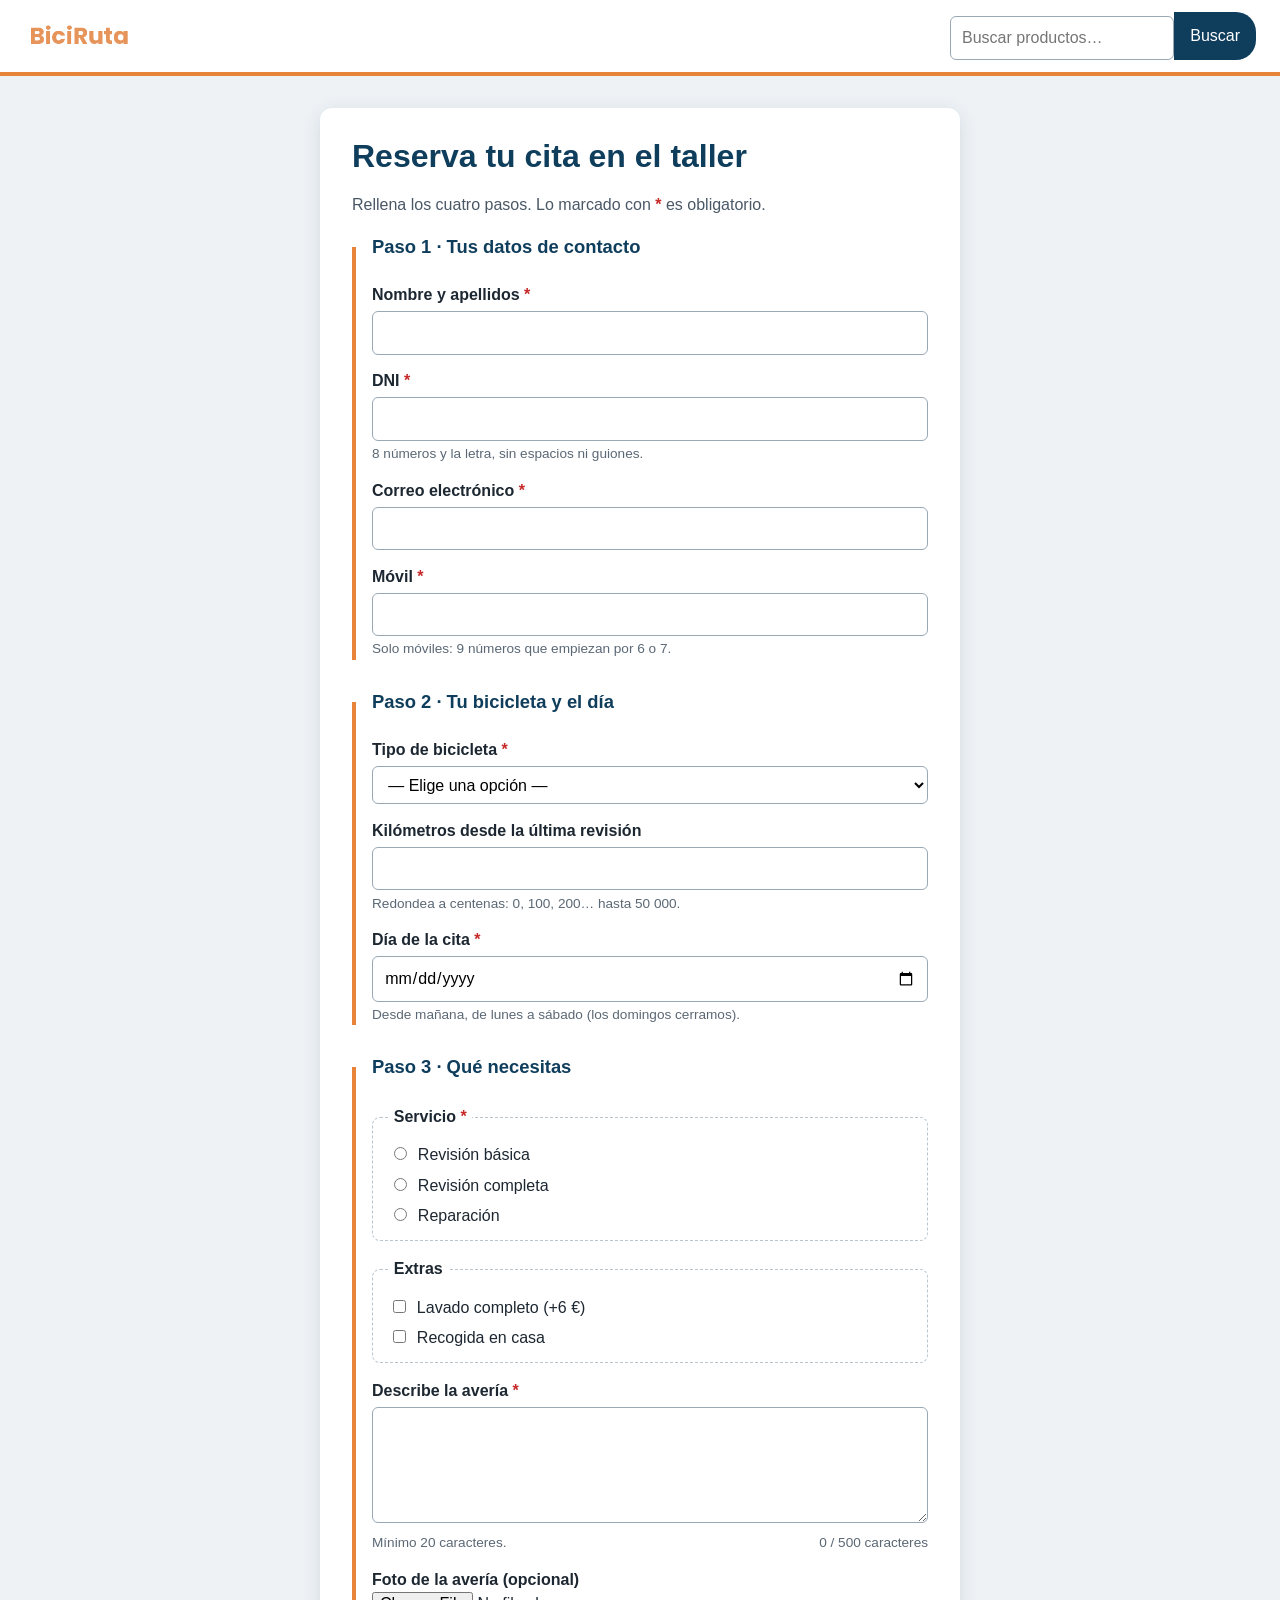
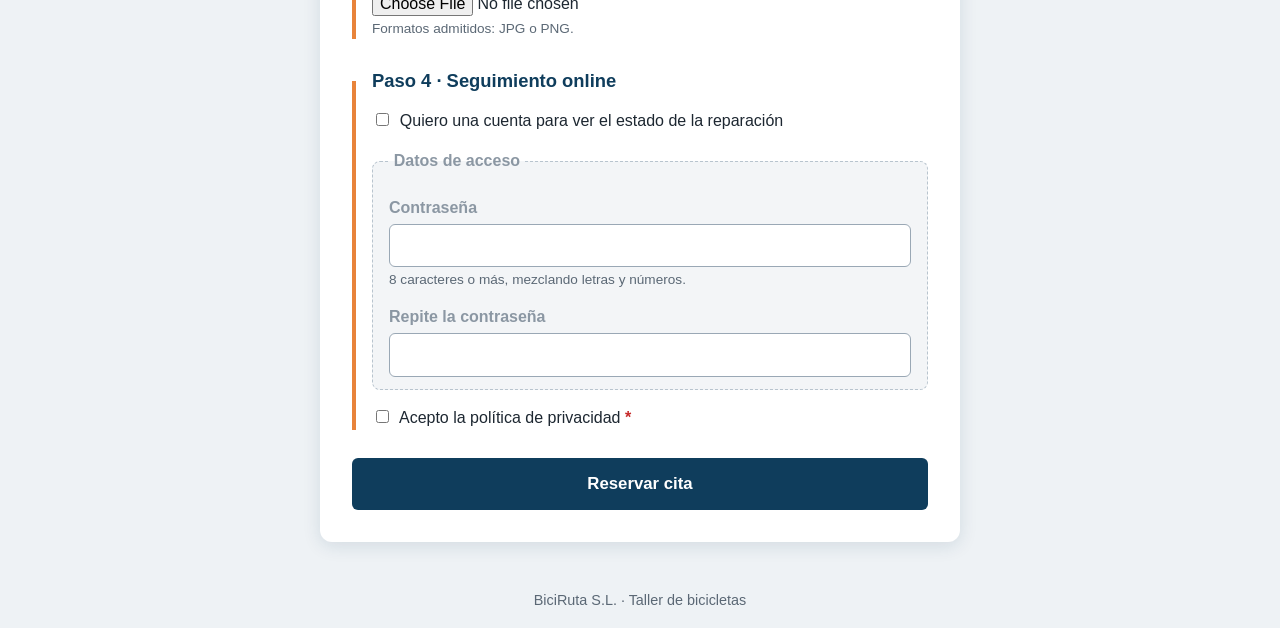
<file: ut04/cita/cita.html>
<!DOCTYPE html>
<html lang="es">
<head>
  <meta charset="UTF-8">
  <meta name="viewport" content="width=device-width, initial-scale=1.0">
  <title>Cita en el taller · BiciRuta</title>
  <link rel="stylesheet" href="css/cita.css">
  <!-- El script se ejecuta cuando el HTML ya está cargado (defer) -->
  <script src="js/cita.js" defer></script>
</head>
<body>

  <header class="barra">
    <a href="cita.html" class="barra__logo">
      <img src="img/logo_biciruta.png" alt="BiciRuta, inicio" width="320" height="80">
    </a>
    <!-- Buscador de la tienda: método GET.
         Es una consulta que no cambia nada y la URL resultante
         (receptor.html?q=...) se puede guardar o compartir. -->
    <form class="busqueda" role="search" action="receptor.html" method="get">
      <label for="q" class="oculto">Buscar productos</label>
      <input type="search" id="q" name="q" placeholder="Buscar productos…">
      <button type="submit">Buscar</button>
    </form>
  </header>

  <main class="tarjeta">
    <h1>Reserva tu cita en el taller</h1>
    <p class="nota">Rellena los cuatro pasos. Lo marcado con <abbr title="obligatorio" class="req">*</abbr> es obligatorio.</p>

    <!-- Cita: método POST con multipart/form-data.
         Lleva datos personales y contraseña (no deben ir en la URL)
         y un fichero adjunto (la foto), que solo se puede enviar así. -->
    <form id="form-cita" action="https://httpbin.org/post" method="post" enctype="multipart/form-data">

      <!-- ===== Paso 1 · Contacto ===== -->
      <fieldset class="paso">
        <legend>Paso 1 · Tus datos de contacto</legend>

        <label for="nombre">Nombre y apellidos <abbr title="obligatorio" class="req">*</abbr></label>
        <input type="text" id="nombre" name="nombre" autocomplete="name"
               required minlength="3" maxlength="80">

        <label for="dni">DNI <abbr title="obligatorio" class="req">*</abbr></label>
        <input type="text" id="dni" name="dni" aria-describedby="dni-ayuda"
               required pattern="[0-9]{8}[A-Za-z]"
               title="Formato: 8 números seguidos de una letra (ej. 87654321X)">
        <p id="dni-ayuda" class="ayuda">8 números y la letra, sin espacios ni guiones.</p>

        <label for="email">Correo electrónico <abbr title="obligatorio" class="req">*</abbr></label>
        <input type="email" id="email" name="email" autocomplete="email" required>

        <label for="movil">Móvil <abbr title="obligatorio" class="req">*</abbr></label>
        <input type="tel" id="movil" name="movil" autocomplete="tel" aria-describedby="movil-ayuda"
               required pattern="[67][0-9]{8}"
               title="Formato: 9 números y el primero debe ser 6 o 7 (ej. 698765432)">
        <p id="movil-ayuda" class="ayuda">Solo móviles: 9 números que empiezan por 6 o 7.</p>
      </fieldset>

      <!-- ===== Paso 2 · Bicicleta y fecha ===== -->
      <fieldset class="paso">
        <legend>Paso 2 · Tu bicicleta y el día</legend>

        <label for="bici">Tipo de bicicleta <abbr title="obligatorio" class="req">*</abbr></label>
        <select id="bici" name="bici" required>
          <option value="">— Elige una opción —</option>
          <option value="urbana">Urbana</option>
          <option value="montana">Montaña</option>
          <option value="electrica">Eléctrica</option>
        </select>

        <label for="km">Kilómetros desde la última revisión</label>
        <input type="number" id="km" name="km" aria-describedby="km-ayuda"
               min="0" max="50000" step="100">
        <p id="km-ayuda" class="ayuda">Redondea a centenas: 0, 100, 200… hasta 50 000.</p>

        <label for="fecha">Día de la cita <abbr title="obligatorio" class="req">*</abbr></label>
        <input type="date" id="fecha" name="fecha" aria-describedby="fecha-ayuda" required>
        <p id="fecha-ayuda" class="ayuda">Desde mañana, de lunes a sábado (los domingos cerramos).</p>
      </fieldset>

      <!-- ===== Paso 3 · Servicio y avería ===== -->
      <fieldset class="paso">
        <legend>Paso 3 · Qué necesitas</legend>

        <!-- Los tres radios comparten name="servicio": solo se puede marcar uno -->
        <fieldset class="opciones">
          <legend>Servicio <abbr title="obligatorio" class="req">*</abbr></legend>
          <label class="opcion" for="srv-basica"><input type="radio" id="srv-basica" name="servicio" value="revision-basica" required> Revisión básica</label>
          <label class="opcion" for="srv-completa"><input type="radio" id="srv-completa" name="servicio" value="revision-completa"> Revisión completa</label>
          <label class="opcion" for="srv-reparacion"><input type="radio" id="srv-reparacion" name="servicio" value="reparacion"> Reparación</label>
        </fieldset>

        <fieldset class="opciones">
          <legend>Extras</legend>
          <label class="opcion" for="ext-lavado"><input type="checkbox" id="ext-lavado" name="extra" value="lavado"> Lavado completo (+6 €)</label>
          <label class="opcion" for="ext-recogida"><input type="checkbox" id="ext-recogida" name="extra" value="recogida"> Recogida en casa</label>
        </fieldset>

        <label for="descripcion">Describe la avería <abbr title="obligatorio" class="req">*</abbr></label>
        <textarea id="descripcion" name="descripcion" rows="4" aria-describedby="descripcion-ayuda contador"
                  required minlength="20" maxlength="500"></textarea>
        <p class="ayuda fila">
          <span id="descripcion-ayuda">Mínimo 20 caracteres.</span>
          <span id="contador">0 / 500 caracteres</span>
        </p>

        <label for="imagen">Foto de la avería (opcional)</label>
        <input type="file" id="imagen" name="imagen" accept=".jpg,.jpeg,.png,image/jpeg,image/png"
               aria-describedby="imagen-ayuda">
        <p id="imagen-ayuda" class="ayuda">Formatos admitidos: JPG o PNG.</p>
      </fieldset>

      <!-- ===== Paso 4 · Seguimiento online ===== -->
      <fieldset class="paso">
        <legend>Paso 4 · Seguimiento online</legend>

        <label class="opcion" for="quiero-cuenta">
          <input type="checkbox" id="quiero-cuenta" name="quiero_cuenta" value="si">
          Quiero una cuenta para ver el estado de la reparación
        </label>

        <!-- Empieza deshabilitado: sus campos ni se validan ni se envían
             hasta que cita.js lo activa al marcar la casilla -->
        <fieldset id="bloque-cuenta" class="opciones" disabled>
          <legend>Datos de acceso</legend>
          <label for="password">Contraseña</label>
          <input type="password" id="password" name="password" autocomplete="new-password"
                 aria-describedby="password-ayuda" required
                 pattern="(?=.*[A-Za-z])(?=.*[0-9]).{8,}"
                 title="Al menos 8 caracteres, con letras y números">
          <p id="password-ayuda" class="ayuda">8 caracteres o más, mezclando letras y números.</p>

          <label for="password2">Repite la contraseña</label>
          <input type="password" id="password2" name="password2" autocomplete="new-password" required>
        </fieldset>

        <label class="opcion" for="acepto">
          <input type="checkbox" id="acepto" name="acepto" value="si" required>
          Acepto la política de privacidad <abbr title="obligatorio" class="req">*</abbr>
        </label>
      </fieldset>

      <!-- Ampliación · Honeypot: campo invisible para las personas.
           Un robot de spam rellena todos los campos que encuentra en el código;
           si «empresa» llega con texto, el servidor sabe que no es una persona. -->
      <p class="trampa" aria-hidden="true">
        <label for="empresa">Empresa (no rellenar)</label>
        <input type="text" id="empresa" name="empresa" tabindex="-1" autocomplete="off">
      </p>

      <button type="submit" class="enviar">Reservar cita</button>
    </form>
  </main>

  <footer class="pie">BiciRuta S.L. · Taller de bicicletas</footer>
</body>
</html>
</file>
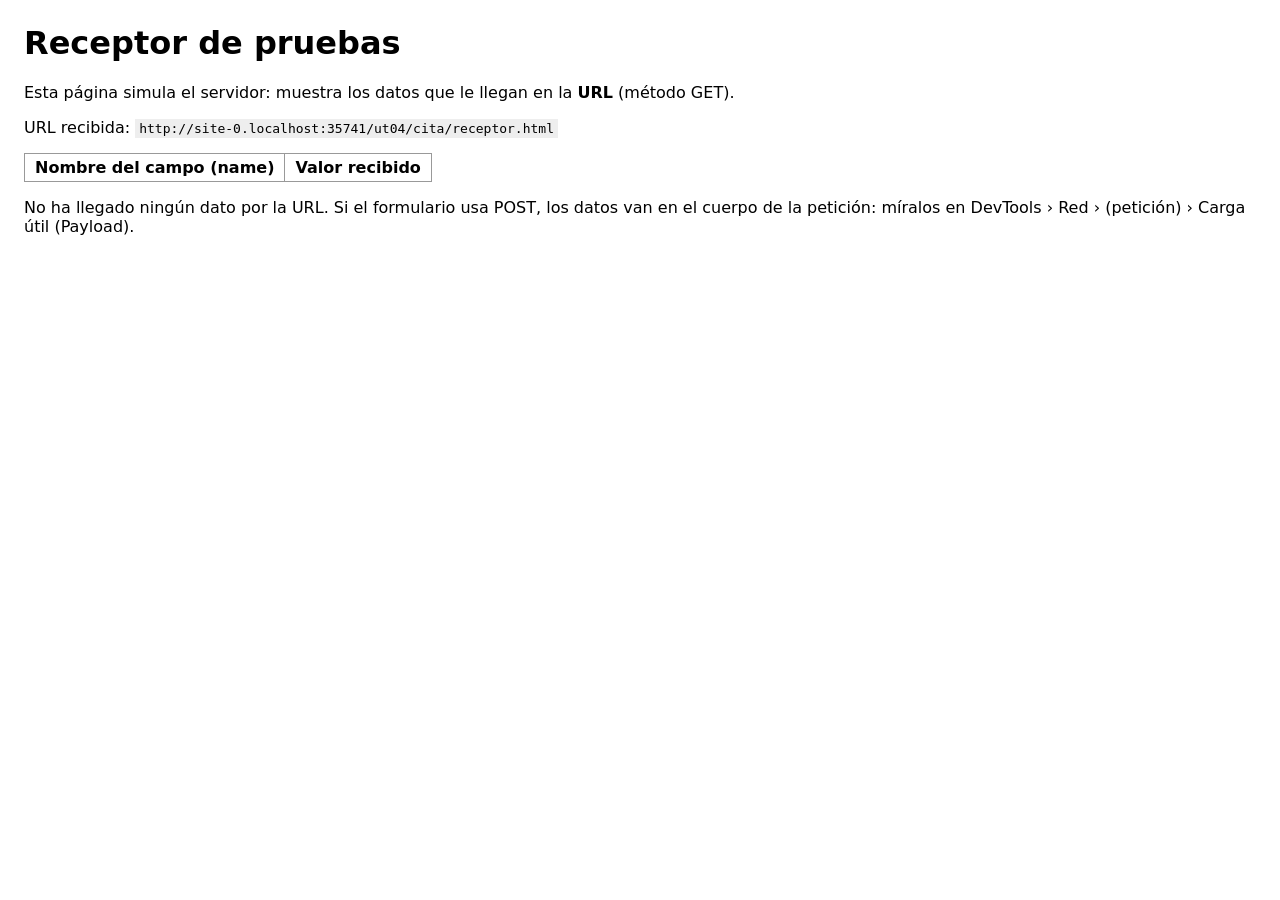
<file: ut04/cita/receptor.html>
<!DOCTYPE html>
<html lang="es">
<head>
  <meta charset="UTF-8">
  <meta name="viewport" content="width=device-width, initial-scale=1.0">
  <title>Receptor de pruebas (GET)</title>
  <style>
    body { font-family: system-ui, sans-serif; margin: 24px; }
    table { border-collapse: collapse; } th, td { border: 1px solid #999; padding: 4px 10px; text-align: left; }
    code { background: #eee; padding: 2px 4px; word-break: break-all; }
  </style>
</head>
<body>
  <h1>Receptor de pruebas</h1>
  <p>Esta página simula el servidor: muestra los datos que le llegan en la <strong>URL</strong> (método GET).</p>
  <p>URL recibida: <code id="url"></code></p>
  <table>
    <thead><tr><th scope="col">Nombre del campo (name)</th><th scope="col">Valor recibido</th></tr></thead>
    <tbody id="datos"></tbody>
  </table>
  <p id="vacio" hidden>No ha llegado ningún dato por la URL. Si el formulario usa POST, los datos van en el cuerpo de la petición: míralos en DevTools › Red › (petición) › Carga útil (Payload).</p>
  <script>
    document.getElementById('url').textContent = location.href;
    const parametros = new URLSearchParams(location.search);
    const cuerpo = document.getElementById('datos');
    for (const [nombre, valor] of parametros) {
      const fila = document.createElement('tr');
      const c1 = document.createElement('td'); c1.textContent = nombre;
      const c2 = document.createElement('td'); c2.textContent = valor === '' ? '(vacío)' : valor;
      fila.append(c1, c2); cuerpo.append(fila);
    }
    document.getElementById('vacio').hidden = [...parametros].length > 0;
  </script>
</body>
</html>
</file>
<file: css/estilos.css>
body {
  font-family: Arial, sans-serif;
  margin: 0;
  background: #f4f4f4;
}
header {
  background: #1e3a5f;
  color: white;
  padding: 20px;
}
main {
  padding: 20px;
}
a {
  color: #1e3a5f;
  font-weight: bold;
}
</file>
<file: ut03/css/ruta.css>
body { font-family: Arial, sans-serif; margin: 0; color: #222; line-height: 1.6; background: #fff; }
img, video { max-width: 100%; height: auto; display: block; }

.saltar { position: absolute; left: 8px; top: -60px; background: #14324A; color: #fff; padding: 8px 16px; z-index: 10; }
.saltar:focus { top: 8px; }

.cabecera { background: #14324A; color: #fff; padding: 16px; }
.marca { margin: 0; font-weight: bold; font-size: 20px; }
.cabecera ul { list-style: none; margin: 8px 0 0; padding: 0; display: flex; flex-wrap: wrap; gap: 16px; }
.cabecera a { color: #fff; }
.cabecera a[aria-current="page"] { font-weight: bold; text-decoration-thickness: 3px; }

main { max-width: 900px; margin: 0 auto; padding: 16px; }
h1 { font-size: 32px; margin: 0 0 8px; }
h2 { font-size: 24px; margin: 32px 0 8px; }
main img { width: 600px; }

.tabla { border-collapse: collapse; width: 100%; }
.tabla caption { text-align: left; font-weight: bold; padding-bottom: 8px; }
.tabla th, .tabla td { border: 1px solid #555; padding: 6px 10px; text-align: left; }
.tabla thead th { background: #14324A; color: #fff; }
.tabla tfoot td { font-size: 14px; color: #444; }

figure { margin: 0; }
figcaption { font-size: 14px; color: #444; }

.lateral { background: #E8F1F7; padding: 16px; margin-top: 32px; }
.lateral label { display: block; }
.lateral input { padding: 6px; border: 1px solid #555; width: min(320px, 100%); }
.boton { background: #14324A; color: #fff; border: none; padding: 10px 18px; font-size: 16px; cursor: pointer; }

a:focus-visible, input:focus-visible, button:focus-visible, video:focus-visible { outline: 3px solid #B3261E; outline-offset: 2px; }
.cabecera a:focus-visible, .saltar:focus-visible, .pie a:focus-visible { outline-color: #FFD25A; }

.pie { background: #14324A; color: #fff; padding: 12px 16px; font-size: 14px; }
.pie p { margin: 0; }
</file>
<file: ut03/alquiler/css/estilos.css>
/* ===== Base ===== */
body { font-family: Arial, sans-serif; margin: 0; color: #333; line-height: 1.5; }
img, video { max-width: 100%; height: auto; }

/* ===== Encabezados (sustituyen a .titulo-grande / -mediano / -pequeno) ===== */
h1 { font-size: 32px; margin: 0 0 8px; }
h2 { font-size: 24px; margin: 24px 0 8px; }
h3 { font-size: 18px; margin: 8px 0 4px; }

/* ===== Enlace para saltar al contenido ===== */
.saltar {
  position: absolute;
  left: 8px;
  top: -60px;
  background: #152A1D;
  color: #fff;
  padding: 8px 16px;
  z-index: 10;
}
.saltar:focus { top: 8px; }

/* ===== Cabecera y menú ===== */
.cabecera { background: #152A1D; padding: 16px; }
.menu ul { list-style: none; margin: 8px 0 0; padding: 0; display: flex; gap: 16px; }
.menu a { color: #F4EAD8; }
.menu a[aria-current="page"] { font-weight: bold; text-decoration-thickness: 3px; }

/* ===== Contenido ===== */
.contenido { padding: 16px; }
.texto { color: #555; }
.bici { display: inline-block; width: 300px; vertical-align: top; margin-right: 16px; }

/* ===== Tabla de tarifas (bordes con CSS) ===== */
.tarifas { border-collapse: collapse; }
.tarifas caption { text-align: left; font-weight: bold; padding-bottom: 8px; }
.tarifas th, .tarifas td { border: 1px solid #333; padding: 6px 12px; text-align: left; }
.tarifas thead th { background: #152A1D; color: #fff; }
.tarifas tfoot td { font-size: 14px; }

/* ===== Vídeo ===== */
figure { margin: 0; }
figcaption { color: #555; font-size: 14px; }

/* ===== Boletín ===== */
.lateral { background: #F4EAD8; padding: 12px; margin-top: 24px; }
.lateral label { display: block; margin-bottom: 4px; }
.lateral input { padding: 6px; border: 1px solid #555; }
.boton {
  background: #E6945A;
  color: #152A1D;
  font-weight: bold;
  border: none;
  padding: 8px 16px;
  cursor: pointer;
  font-size: 16px;
}

/* ===== Foco siempre visible ===== */
a:focus-visible, input:focus-visible, button:focus-visible, video:focus-visible {
  outline: 3px solid #0B57D0;
  outline-offset: 2px;
}
.cabecera a:focus-visible, .saltar:focus-visible { outline-color: #E6945A; }

/* ===== Pie ===== */
.pie { background: #152A1D; color: #F4EAD8; padding: 12px; font-size: 14px; }
.pie p { margin: 0; }
</file>
<file: ut04/alta/css/alta.css>
/* alta.css · Formulario de alta en la red del centro (tema verde azulado) */
:root { --base: #0b5d5e; --claro: #e6f2f1; --acento: #f2b134; --mal: #b42318; --bien: #12805c; }

* { box-sizing: border-box; }
body { margin: 0; font-family: Verdana, "Segoe UI", sans-serif; font-size: 15px; line-height: 1.55; background: var(--claro); color: #13292a; }

.cabecera { display: flex; align-items: center; gap: 1rem; padding: 1rem 2rem; background: var(--base); color: #fff; }
.cabecera__icono { margin: 0; font-size: 2rem; background: var(--acento); color: var(--base); width: 3rem; height: 3rem; border-radius: 50%; display: grid; place-items: center; }
.cabecera__titulo { margin: 0; font-weight: bold; }
.cabecera__sub { margin: 0; opacity: 0.85; font-size: 0.9rem; }

.contenido { max-width: 860px; margin: 0 auto; padding: 1.5rem 1rem 3rem; }
h1 { color: var(--base); margin-bottom: 0.3rem; }
.ob { color: var(--mal); font-weight: bold; }

fieldset { background: #fff; border: 2px solid var(--base); border-radius: 4px; margin: 0 0 1.5rem; padding: 1rem 1.25rem 1.25rem; min-width: 0;
  display: grid; grid-template-columns: repeat(2, 1fr); gap: 0.9rem 1.5rem; }
legend { background: var(--base); color: #fff; padding: 0.2rem 0.8rem; border-radius: 3px; font-weight: bold; }

fieldset.grupo { border: 1px solid #a9c9c7; background: #f7fbfb; display: block; padding: 0.5rem 1rem 0.75rem; margin: 0; }
fieldset.grupo legend { background: none; color: var(--base); padding: 0 0.3rem; }

.campo { display: flex; flex-direction: column; gap: 0.25rem; min-width: 0; }
.campo--ancho { grid-column: 1 / -1; }
label { font-weight: bold; }
label.op { font-weight: normal; display: block; margin: 0.3rem 0; cursor: pointer; }
small { color: #4d6667; font-size: 0.82rem; }
output { color: var(--base); }

input, select, textarea, button { font: inherit; }
input[type="text"], input[type="email"], input[type="date"], input[type="password"],
input[type="number"], select, textarea { padding: 0.5rem; border: 1px solid #7fa3a1; border-radius: 3px; width: 100%; background: #fff; }
input[type="radio"], input[type="checkbox"], input[type="range"] { accent-color: var(--base); }

/* Validación solo tras interactuar */
input:user-invalid, select:user-invalid, textarea:user-invalid { border: 2px solid var(--mal); background: #fff5f4; }
input:user-valid:not([type="checkbox"]):not([type="radio"]):not([type="range"]), select:user-valid { border: 2px solid var(--bien); }
label.op:has(input:user-invalid) { color: var(--mal); }

button { background: var(--acento); color: #13292a; border: none; border-radius: 3px; padding: 0.8rem 2.5rem; font-weight: bold; cursor: pointer; }
button:hover { background: #e09a14; }
:focus-visible { outline: 3px solid var(--acento); outline-offset: 2px; }

@media (max-width: 640px) { fieldset { grid-template-columns: 1fr; } }
</file>
<file: ut04/cita/css/cita.css>
/* cita.css · Estilos del formulario de cita de BiciRuta */

:root {
  --azul: #0f3d5c;
  --naranja: #e8833a;
  --fondo: #eef2f5;
  --texto: #1d2731;
  --error: #c62828;
  --ok: #2e7d32;
}

* { box-sizing: border-box; }

body {
  margin: 0;
  font-family: "Segoe UI", Roboto, Arial, sans-serif;
  color: var(--texto);
  background: var(--fondo);
  line-height: 1.5;
}

/* ---------- Cabecera con logo y buscador ---------- */
.barra {
  display: flex;
  flex-wrap: wrap;
  justify-content: space-between;
  align-items: center;
  gap: 1rem;
  padding: 0.75rem 1.5rem;
  background: #fff;
  border-bottom: 4px solid var(--naranja);
}
.barra__logo img { width: 170px; height: auto; display: block; }

.busqueda { display: flex; }
.busqueda input {
  padding: 0.5rem 0.75rem;
  border: 2px solid var(--azul);
  border-right: none;
  border-radius: 20px 0 0 20px;
  width: 15rem;
}
.busqueda button {
  border-radius: 0 20px 20px 0;
  padding: 0.5rem 1rem;
}

/* Visible solo para lectores de pantalla */
.oculto {
  position: absolute;
  width: 1px;
  height: 1px;
  overflow: hidden;
  clip-path: inset(50%);
}

/* ---------- Tarjeta central ---------- */
.tarjeta {
  max-width: 640px;
  margin: 2rem auto;
  padding: 1.5rem 2rem 2rem;
  background: #fff;
  border-radius: 12px;
  box-shadow: 0 4px 18px rgba(15, 61, 92, 0.12);
}
h1 { margin-top: 0; color: var(--azul); }
.nota { margin-top: -0.5rem; color: #4a5866; }
.req { color: var(--error); text-decoration: none; font-weight: bold; }

/* ---------- Pasos (fieldset principal) ---------- */
.paso {
  border: none;
  border-left: 4px solid var(--naranja);
  margin: 0 0 1.75rem;
  padding: 0 0 0 1rem;
}
.paso > legend {
  font-size: 1.15rem;
  font-weight: 700;
  color: var(--azul);
  margin-bottom: 0.5rem;
  padding: 0;
}

/* Grupos internos (servicio, extras, cuenta) */
.opciones {
  border: 1px dashed #b8c4ce;
  border-radius: 8px;
  margin: 1rem 0;
  padding: 0.5rem 1rem 0.75rem;
}
.opciones legend { font-weight: 600; padding: 0 0.3rem; }
.opciones:disabled { background: #f3f5f7; color: #8b97a3; }

/* ---------- Campos: una sola columna ---------- */
label { display: block; margin-top: 0.9rem; font-weight: 600; }
label.opcion { font-weight: normal; margin-top: 0.4rem; cursor: pointer; }

input, select, textarea, button { font: inherit; }

input:not([type="radio"]):not([type="checkbox"]):not([type="file"]),
select, textarea {
  width: 100%;
  margin-top: 0.25rem;
  padding: 0.55rem 0.7rem;
  border: 1px solid #9aa8b5;
  border-radius: 6px;
  background: #fff;
}
.busqueda input { width: 15rem; margin-top: 0; }
input[type="radio"], input[type="checkbox"] { accent-color: var(--azul); margin-right: 0.4rem; }

.ayuda { margin: 0.2rem 0 0; font-size: 0.85rem; color: #5b6875; }
.fila { display: flex; justify-content: space-between; }

/* ---------- Validación: solo tras interactuar con el campo ---------- */
input:user-invalid, select:user-invalid, textarea:user-invalid {
  border: 2px solid var(--error);
  box-shadow: 0 0 0 3px rgba(198, 40, 40, 0.15);
}
input:user-valid:not([type="radio"]):not([type="checkbox"]),
select:user-valid, textarea:user-valid {
  border: 2px solid var(--ok);
}
label.opcion:has(input:user-invalid) { color: var(--error); }

/* ---------- Ampliación · honeypot fuera de la vista ---------- */
/* No se usa display:none porque muchos bots ignoran los campos ocultos así */
.trampa {
  position: absolute;
  left: -10000px;
  top: auto;
  width: 1px;
  height: 1px;
  overflow: hidden;
}

/* ---------- Botones ---------- */
button {
  background: var(--azul);
  color: #fff;
  border: none;
  border-radius: 6px;
  cursor: pointer;
}
button:hover { background: var(--naranja); }
.enviar { width: 100%; padding: 0.85rem; font-size: 1.05rem; font-weight: 700; }

:focus-visible { outline: 3px solid var(--naranja); outline-offset: 2px; }

.pie { text-align: center; padding: 1rem; color: #5b6875; font-size: 0.9rem; }

/* ---------- Móvil ---------- */
@media (max-width: 600px) {
  .tarjeta { margin: 0; border-radius: 0; padding: 1rem; }
  .busqueda, .busqueda input { width: 100%; }
}
</file>
